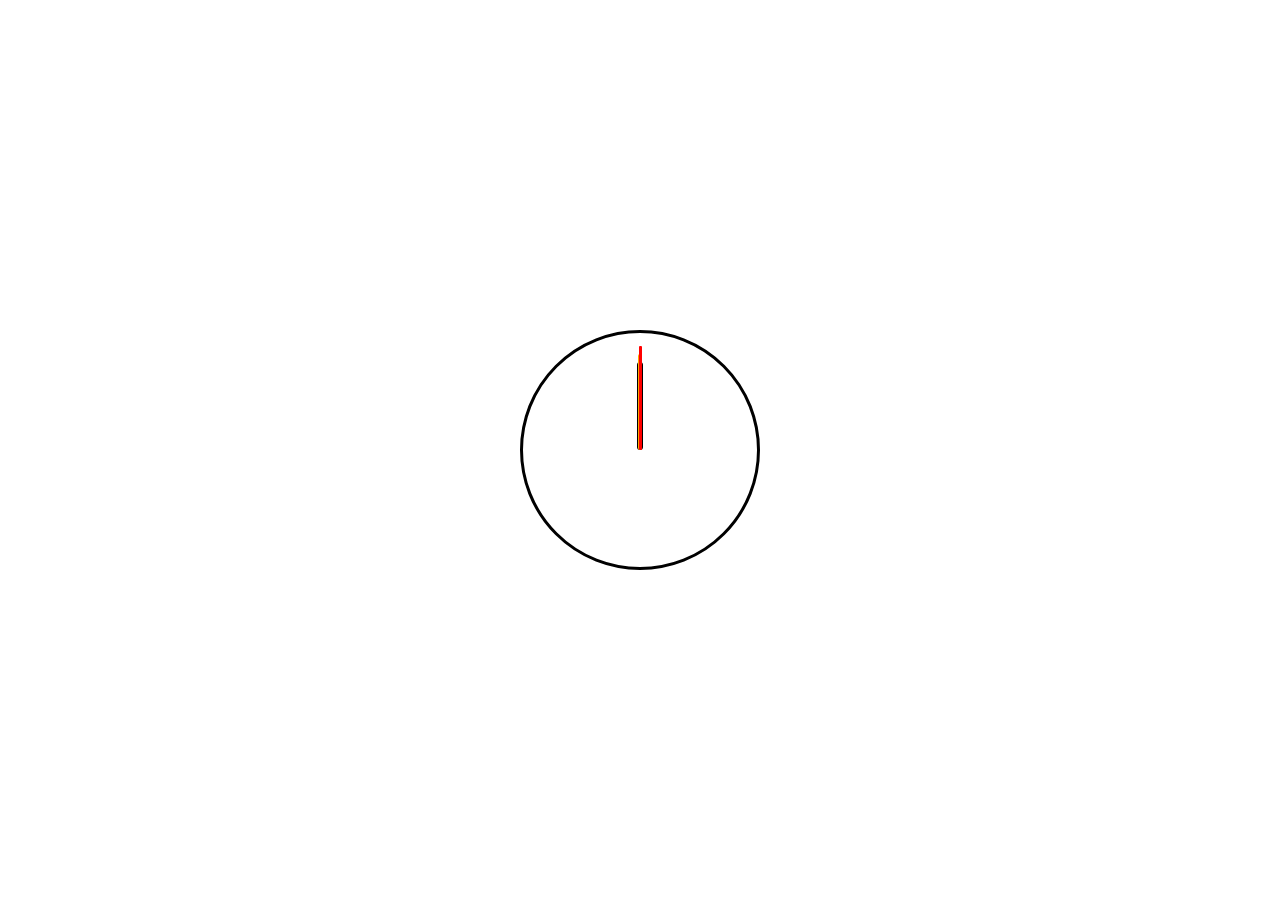
<file: analog-clock/index.html>
<!DOCTYPE html>
<html lang="en">

<head>
    <meta charset="UTF-8">
    <meta http-equiv="X-UA-Compatible" content="IE=edge">
    <meta name="viewport" content="width=device-width, initial-scale=1.0">
    <link rel="stylesheet" href="style.css">
    <title>analog clock</title>
</head>

<body>
    <div class="clock">
        <div class="hour"></div>
        <div class="minute"></div>
        <div class="second"></div>
    </div>
    <script src="app.js"></script>
</body>

</html>
</file>
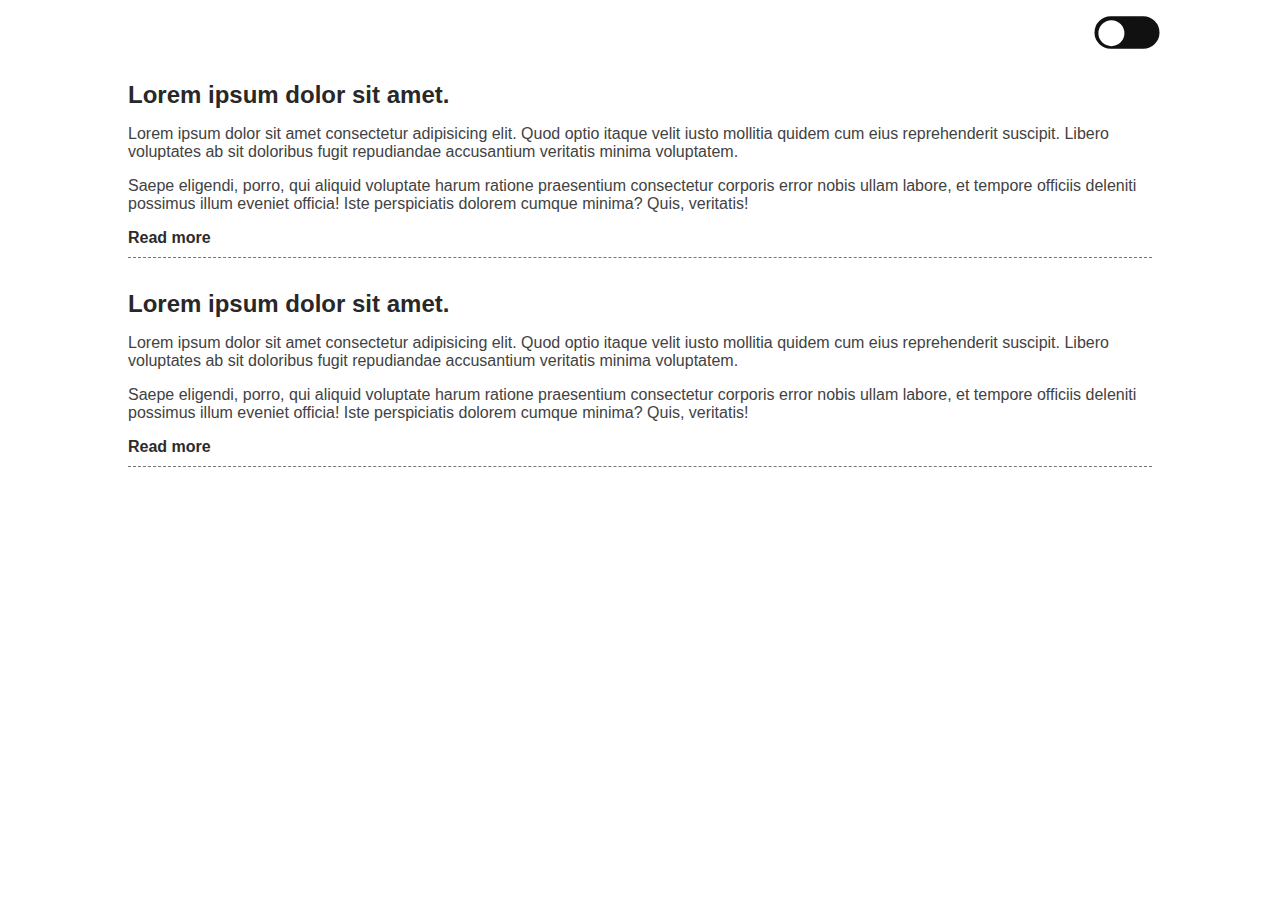
<file: theme-switch/index.html>
<!DOCTYPE html>
<html lang="en">

<head>
    <meta charset="UTF-8">
    <meta http-equiv="X-UA-Compatible" content="IE=edge">
    <meta name="viewport" content="width=device-width, initial-scale=1.0">
    <link rel="stylesheet" href="style.css">
    <link rel="stylesheet" href="https://cdnjs.cloudflare.com/ajax/libs/font-awesome/6.3.0/css/all.min.css"
        integrity="sha512-SzlrxWUlpfuzQ+pcUCosxcglQRNAq/DZjVsC0lE40xsADsfeQoEypE+enwcOiGjk/bSuGGKHEyjSoQ1zVisanQ=="
        crossorigin="anonymous" referrerpolicy="no-referrer" />
    <title>Theme switch exercise</title>
</head>

<body>
    <header>
        <nav>
            <div>
                <input type="checkbox" id="checkbox" class="checkbox" name="" id="">
                <label for="checkbox" class="label">
                    <i class="fas fa-moon"></i>
                    <i class="fas fa-sun"></i>
                    <div class="ball"></div>
                </label>
            </div>
        </nav>
    </header>
    <main>
        <article class="post">
            <h1>Lorem ipsum dolor sit amet.</h1>
            <p>Lorem ipsum dolor sit amet consectetur adipisicing elit. Quod optio itaque velit iusto mollitia quidem
                cum eius reprehenderit suscipit. Libero voluptates ab sit doloribus fugit repudiandae accusantium
                veritatis minima voluptatem.</p>
            <p>Saepe eligendi, porro, qui aliquid voluptate harum ratione praesentium consectetur corporis error nobis
                ullam labore, et tempore officiis deleniti possimus illum eveniet officia! Iste perspiciatis dolorem
                cumque minima? Quis, veritatis!</p>
            <a href="#">Read more</a>
        </article>
        <article class="post">
            <h1>Lorem ipsum dolor sit amet.</h1>
            <p>Lorem ipsum dolor sit amet consectetur adipisicing elit. Quod optio itaque velit iusto mollitia quidem
                cum eius reprehenderit suscipit. Libero voluptates ab sit doloribus fugit repudiandae accusantium
                veritatis minima voluptatem.</p>
            <p>Saepe eligendi, porro, qui aliquid voluptate harum ratione praesentium consectetur corporis error nobis
                ullam labore, et tempore officiis deleniti possimus illum eveniet officia! Iste perspiciatis dolorem
                cumque minima? Quis, veritatis!</p>
            <a href="#">Read more</a>
        </article>
    </main>
    <script src="app.js"></script>
</body>

</html>
</file>
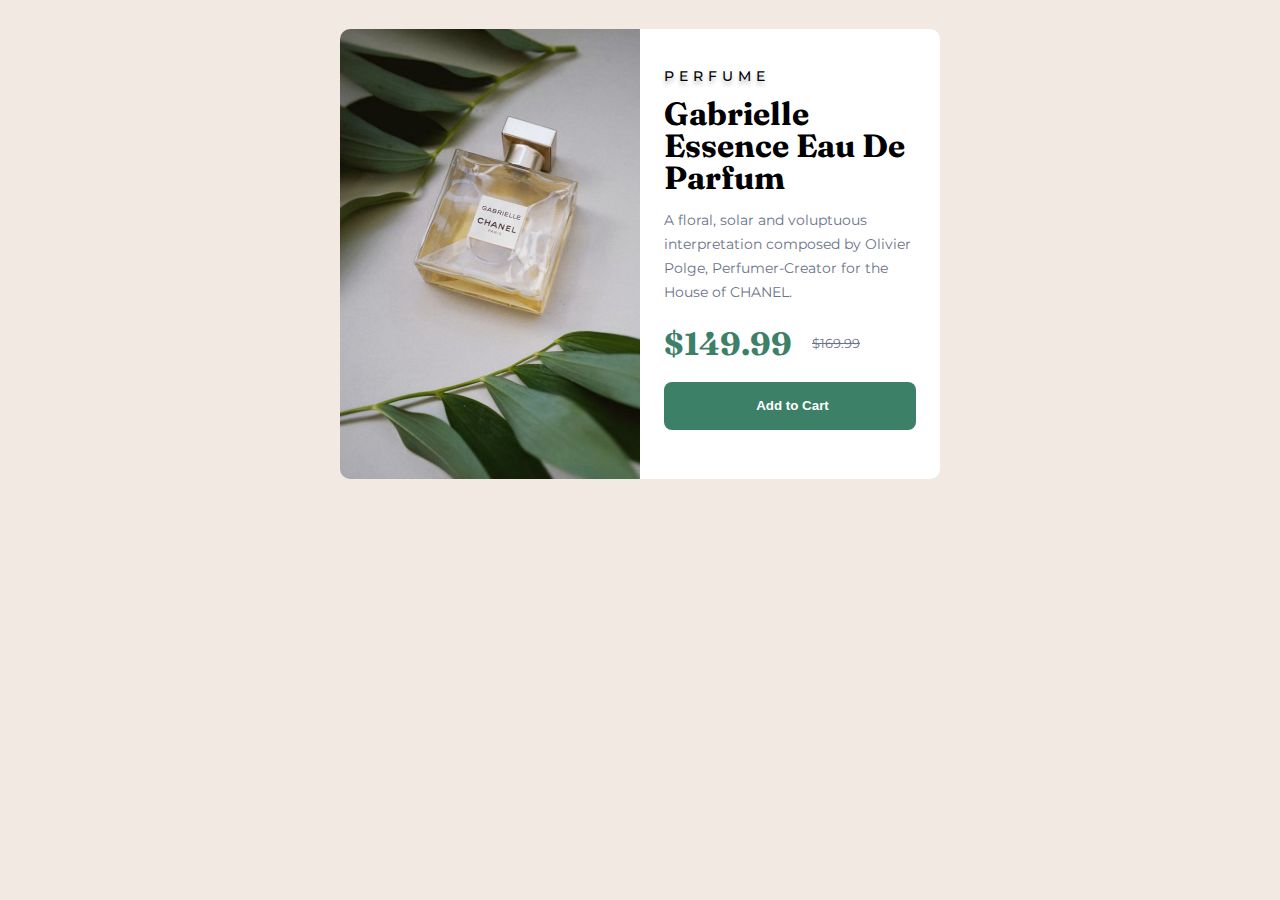
<file: frontend-mentor-projects/product-preview-card-component-main/index.html>
<!DOCTYPE html>
<html lang="en">

<head>
  <meta charset="UTF-8">
  <meta name="viewport" content="width=device-width, initial-scale=1.0">
  <!-- displays site properly based on user's device -->
  <link rel="stylesheet" href="style.css">
  <link rel="icon" type="image/png" sizes="32x32" href="./images/favicon-32x32.png">
  <link rel="stylesheet" href="https://cdnjs.cloudflare.com/ajax/libs/font-awesome/6.3.0/css/all.min.css"
    integrity="sha512-SzlrxWUlpfuzQ+pcUCosxcglQRNAq/DZjVsC0lE40xsADsfeQoEypE+enwcOiGjk/bSuGGKHEyjSoQ1zVisanQ=="
    crossorigin="anonymous" referrerpolicy="no-referrer" />
  <title>Frontend Mentor | Product preview card component</title>

  <!-- Feel free to remove these styles or customise in your own stylesheet 👍 -->
  <style>
    .attribution {
      font-size: 11px;
      text-align: center;
    }

    .attribution a {
      color: hsl(228, 45%, 44%);
    }
  </style>
</head>

<body>


  <main>
    <div class="image">

    </div>
    <div class="content">
      <p class="perfume">PERFUME</p>
      <h2 class="title">Gabrielle Essence Eau De Parfum</h2>
      <p class="description">
        A floral, solar and voluptuous interpretation composed by Olivier Polge,
        Perfumer-Creator for the House of CHANEL.
      </p>
      <div class="price">
        <span class="price__current">$149.99</span>
        <span class="price__old">$169.99</span>
      </div>
      <button class="add-to-cart">
        <i class="fa-solid fa-cart-shopping"></i>
        <span>
          Add to Cart
        </span>
      </button>
    </div>
  </main>

</body>

</html>
</file>
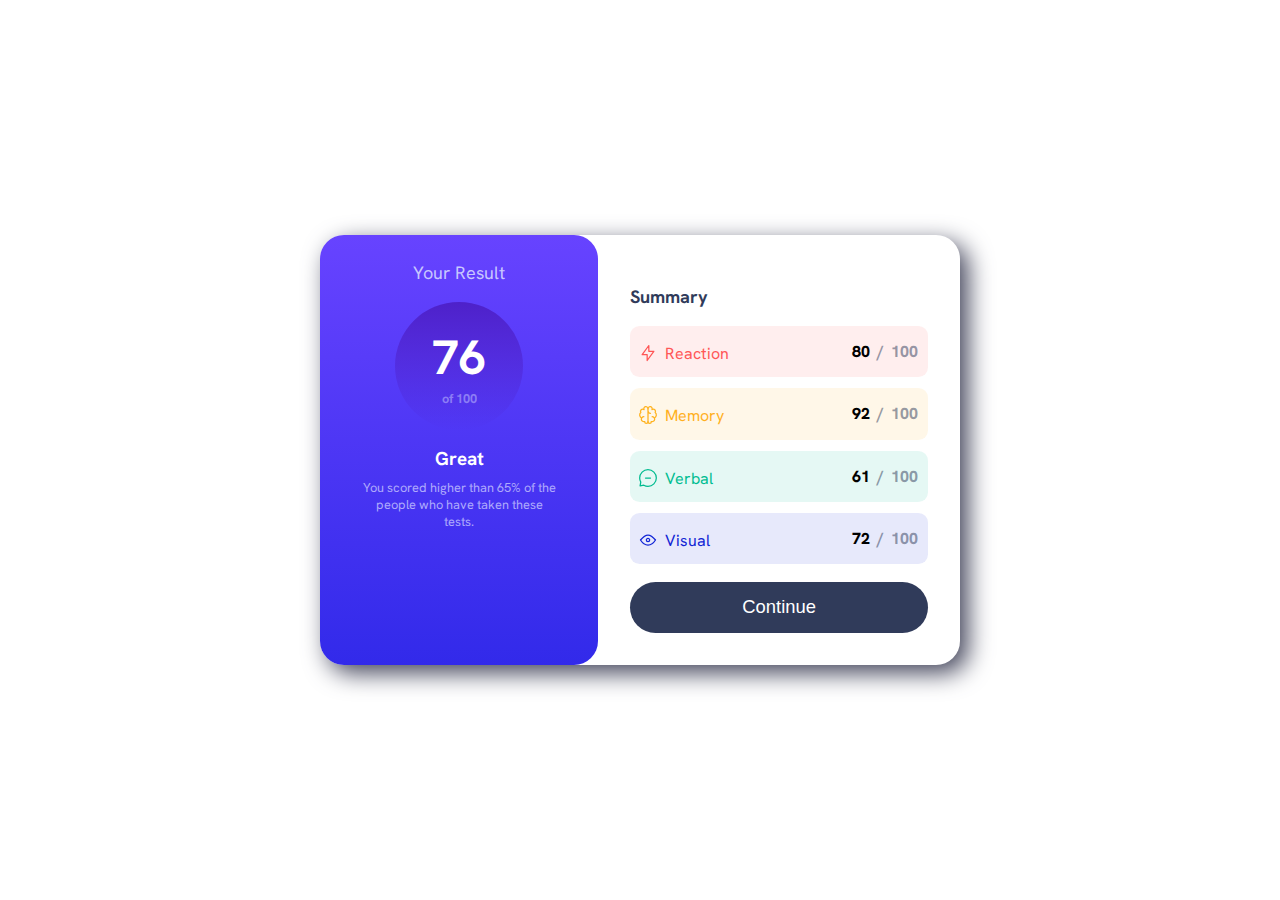
<file: frontend-mentor-projects/results-summary-component-main/index.html>
<!DOCTYPE html>
<html lang="en">

<head>
    <meta charset="UTF-8">
    <meta name="viewport" content="width=device-width, initial-scale=1.0">
    <!-- displays site properly based on user's device -->

    <link rel="icon" type="image/png" sizes="32x32" href="./assets/images/favicon-32x32.png">

    <title>Frontend Mentor | Results summary component</title>
    <link rel="stylesheet" href="style.css">
    <link rel="preconnect" href="https://fonts.googleapis.com">
    <link rel="preconnect" href="https://fonts.gstatic.com" crossorigin>
    <link href="https://fonts.googleapis.com/css2?family=Hanken+Grotesk:wght@500;700;800&display=swap" rel="stylesheet">

</head>

<body>

    <main>
        <div class="result">
            <p>Your Result</p>
            <div class="circle">
                <p class="sum">76</p>
                <p>of 100</p>
            </div>
            <h3>Great</h3>
            <p class="word-rating">
                You scored higher than 65% of the <br> people who have taken these tests.
            </p>
        </div>
        <div class="summary">
            <p>
                Summary
            </p>

            <div class="result-part reaction-part">
                <p>
                    <img class="icon" src="assets/images/icon-reaction.svg">
                    <span class="category reaction">Reaction</span>

                </p>
                <p class="points-earned">
                    <span>80</span>
                    <span>/</span>
                    <span>100</span>
                </p>
            </div>


            <div class="result-part memory-part">
                <p>
                    <img class="icon" src="assets/images/icon-memory.svg">
                    <span class="category memory">Memory</span>
                </p>
                <p class="points-earned">
                    <span>92</span>
                    <span>/</span>
                    <span>100</span>
                </p>
            </div>

            <div class="result-part verbal-part">
                <p>
                    <img class="icon" src="assets/images/icon-verbal.svg">
                    <span class="category verbal">Verbal</span>
                </p>
                <p class="points-earned">
                    <span>61</span>
                    <span>/</span>
                    <span>100</span>
                </p>
            </div>

            <div class="result-part visual-part">
                <p>
                    <img class="icon" src="assets/images/icon-visual.svg">
                    <span class="category visual">Visual</span>
                </p>
                <p class="points-earned">
                    <span>72</span>
                    <span>/</span>
                    <span>100</span>
                </p>
            </div>

            <button class="continue-button">
                Continue
            </button>
        </div>
    </main>

</body>

</html>
</file>
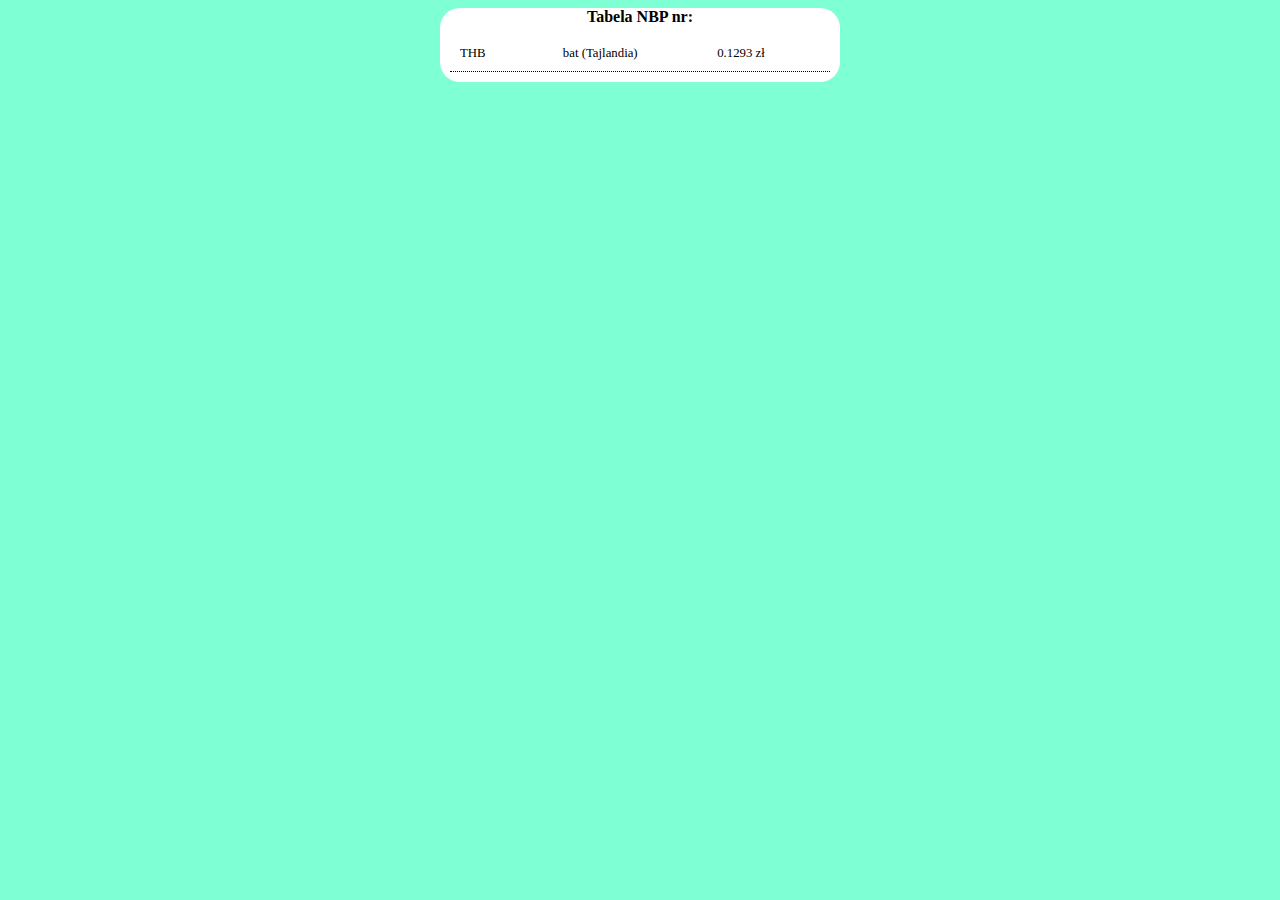
<file: NBP-table-from-APi.html>
<!DOCTYPE html>
<html lang="en">

<head>
    <meta charset="UTF-8">
    <meta http-equiv="X-UA-Compatible" content="IE=edge">
    <meta name="viewport" content="width=device-width, initial-scale=1.0">
    <title>Document</title>
    <style>
        body {
            background-color: aquamarine;
        }

        #header {
            font-weight: bold;
            text-align: center;
        }

        .mainContainer {
            margin: auto;
            display: flex;
            flex-direction: column;
            width: 400px;
            background-color: white;
            border-radius: 20px;

        }

        .tableRow {
            display: grid;
            grid-template-columns: 1fr 1.5fr 1fr;
            border-bottom: 1px dotted black;
            padding: 10px;
            margin: 10px;
        }

        .tableRow div {
            font-size: 0.8rem;
            display: block;
        }
    </style>
</head>

<body>
    <div class="mainContainer">
        <div id="header">Tabela NBP nr: <span id="tableNumber"></span></div>
        <div class="tableRow">
            <div class="currencyCode">THB</div>
            <div class="currencyName">bat (Tajlandia)</div>
            <div class="currencyValue">0.1293 zł</div>
        </div>
    </div>


    <script>
        async function startApp() {
            const apiUrl = "https://api.nbp.pl/api/exchangerates/tables/a?format=json";
            const response = await fetch(apiUrl);
            const data = await response.json();
            processData(data[0]);
        }

        const processData = (data) => {
            generateHeader(data.no);
            generateTable(data.rates);
        };

        const generateTable = (rates) => {
            console.log(rates);
            const mainContainer = document.querySelector(".mainContainer");
            rates.forEach((el) => {
                mainContainer.appendChild(createTableRowElement(el));
            });
        };

        const createTableRowElement = ({ code, currency, mid }) => {
            console.log(code)
            const tableRow = document.createElement("div");
            tableRow.classList.add("tableRow");

            const currencyCode = document.createElement("div");
            currencyCode.classList.add("currencyCode");
            currencyCode.innerHTML = code;
            tableRow.appendChild(currencyCode);

            const currencyName = document.createElement("div");
            currencyName.classList.add("currencyName");
            currencyName.innerHTML = currency;
            tableRow.appendChild(currencyName);

            const currencyValue = document.createElement("div");
            currencyValue.classList.add("currencyValue");
            currencyValue.innerHTML = mid + " zł";
            tableRow.appendChild(currencyValue);

            return tableRow;
        };

        const generateHeader = (tableNumber) => {
            document.getElementById("tableNumber").innerHTML = tableNumber;
        };

        startApp();

    </script>
</body>

</html>
</file>
<file: analog-clock/style.css>
*{
    box-sizing: border-box;
}
body{
    margin: 0;
    padding: 0;
    display: flex;
    height: 100vh;
    justify-content: center;
    align-items: center;
    background-color: white;
    font-size: 1rem;
}

.clock{
    display: flex;
    justify-content: center;
    align-items: center;
    height: 15rem;
    width: 15rem;
    background-color: white;
    border-radius: 50%;
    border: 3px solid black;
}

.hour, .minute, .second {
    justify-content: center;
    position: absolute;
    display: flex;
}

.hour{
    height: 11rem;
    width: 11rem;
}

.hour::before{
    content: "";
    height: 50%;
    width: 6px;
    border-radius: 3px;
    background-color: black;
}

.minute {
    height: 12rem;
    width: 12rem;
}

.minute::before {
    content: "";
    height: 50%;
    width: 4px;
    border-radius: 2px;
    background-color: orange;
}


.second {
    height: 13rem;
    width: 13rem;
}

.second::before {
    content: "";
    height: 50%;
    width: 3px;
    border-radius: 1px;
    background-color: red;
}
</file>
<file: theme-switch/style.css>
* {
    box-sizing: border-box;
}

:root{
    --primary-color: #2b2b2b;
    --secondary-color: #777;
    --bg-color: #fff;
    --font-color: #424242;
    --heading-color: #282828;
}

[data-theme="dark"]{
    --primary-color: #d9d9d9;
    --secondary-color: #818181;
    --bg-color: #151515;
    --font-color: #e1e1e1;
    --heading-color: #777;
}

body{
    font-family: Verdana, Geneva, Tahoma, sans-serif;
    background-color: var(--bg-color);
    color: var(--font-color);
    max-width: 80%;
    margin: 0 auto;
    font-size: 1rem;
}

nav{
    display: flex;
    justify-content: flex-end;
    padding: 20px 0;
}

h1{
    color: var(--heading-color);
    font-size: 1.5rem;
    margin-bottom: 1rem;
}

a{
    color: var(--primary-color);
    text-decoration: none;
    font-weight: bold;
}

a:hover{
    color: var(--secondary-color);
}

.post{
    margin-bottom: 2rem;
    border-bottom: 1px dashed var(--secondary-color);
    padding-bottom: 10px;
}

.checkbox{
    position: absolute;
}

.label{
    position: relative;
    display: flex;
    align-items: center;
    justify-content: space-between;
    width: 50px;
    height: 25px;
    padding: 5px;
    border-radius: 50px;
    background-color: #111;
    transform: scale(1.3);
}

.ball{
    position: absolute;
    left: 3px;
    width: 20px;
    height: 20px;
    border-radius: 50%;
    background-color: white;
    transition: transform 0.15s linear;
}

#checkbox:checked + .label .ball {
    background-color: #000;
    transform: translateX(24px);
}

#checkbox:checked + .label {
    background-color: #878787;
}

.label .fa-moon{
    color: orange;
}

.label .fa-sun {
    color: yellow;
}
</file>
<file: frontend-mentor-projects/product-preview-card-component-main/style.css>
@import url('https://fonts.googleapis.com/css2?family=Fraunces:opsz,wght@9..144,700&family=Montserrat:wght@500;700&display=swap');

:root{
    --dark-cyan: hsl(158, 36%, 37%);
    --cream: #F2EAE2;
    --very-dark-blue: hsl(212, 21%, 14%);
    --dark-grayish-blue: hsl(228, 12%, 48%);
}

*{
    box-sizing: border-box;
}

body{
    font-family: 'Montserrat';
    margin: 0;
    padding: 0;
    background-color: var(--cream);
    display: flex;
    justify-content: center;
    align-items: center;
}

p{
    font-size: 0.875rem;
}


main{
    display: grid;
    grid-template-rows: 4fr 6fr;
    background-color: white;
    margin: 1.8rem  1rem;
    border-radius: 10px;
}

.image{
    border-radius: 10px 10px 0 0;
    width: 100%;
    background: url("images/image-product-mobile.jpg");
    background-size: cover;
}

.content{
    padding: 1.5rem;
    display: flex;
    flex-direction: column;
}

.perfume{
    font-weight: 500;
    letter-spacing: 5px;
    text-shadow: 0px 4px 4px rgba(0,0,0,0.25);
    margin-bottom: 0.8rem;
}

.title{
    font-size: 2rem;
    line-height: 2rem;
    font-weight: 700;
    font-family: "Fraunces";
    margin: 0;
    padding: 0;
}

.description {
    color: var(--dark-grayish-blue);
    line-height: 1.5rem;
    margin-bottom: 1.5rem;
}

.price__current{
    font-family: "Fraunces";
    font-weight: 700;
    color: var(--dark-cyan);
    font-size: 2rem;
    line-height: 2rem;
    vertical-align: middle;
}

.price__old{
    text-decoration: line-through;
    font-size: 0.8em;
    vertical-align: middle;
    display: inline-block;
    margin-left: 1rem;
    color: var(--dark-grayish-blue);
}

.price{
    margin-bottom: 1.4rem;
}

.add-to-cart{
    color: white;
    background-color: var(--dark-cyan);
    height: 3rem;
    border: none;
    outline: none;
    border-radius: 8px;
    font-weight: 700;
}

.add-to-cart span {
    display: inline-block;
    margin-left: 5px;
}

.add-to-cart:active{
    box-shadow: 0px 4px 4px 0px rgba(0,0,0,0.25);
    background-color: #1A4032;
}

@media screen and (min-width: 750px) {
    main{
        grid-template-columns: 1fr 1fr;
        grid-template-rows: none;
        width: 600px;
        height: 450px;
        padding: 0;
    }

    .image{
        background: url("images/image-product-desktop.jpg");
        background-size: cover;
        height: 100%;
        margin-bottom: 0;
        border-radius: 10px 0 0 10px;
    }
    .content{
        height: 100%;
        margin-bottom: 0;
    }
}
</file>
<file: frontend-mentor-projects/results-summary-component-main/style.css>
:root{
    --light-red: hsl(0, 100%, 67%);
    --orangey-yellow: hsl(39, 100%, 56%);
    --green-teal: hsl(166, 100%, 37%);
    --cobalt-blue: hsl(234, 85%, 45%);

    /* background */
    --light-slate-blue: hsl(252, 100%, 67%);
    --light-royale-blue: hsl(241, 81%, 54%);

    /* circle */
    --violet-blue: hsla(256, 72%, 46%, 1);
    --persian-blue: hsla(241, 72%, 46%, 0);

    /* fonts */
    --white: hsl(0, 0%, 100%);
    --pale-blue: hsl(221, 100%, 96%);
    --light-lavender: hsl(241, 100%, 89%);
    --dark-gray-blue: hsl(224, 30%, 27%);

}

*{
    box-sizing: border-box;
}

p{
    font-size: 18px;
}

body{
    font-family: 'Hanken Grotesk', sans-serif;
    margin: 0;
    padding: 0;
}

main{
    width: 100vw;
    display: grid;
    grid-template-columns: 1fr;
}

.result{
    padding-top: 0.5rem;
    height: 20rem;
    width: 100%;
    background: linear-gradient(#6743ff, #322aea);
    border-bottom-left-radius: 3rem;
    border-bottom-right-radius: 3rem;
}

.result p {
    text-align: center;
    color: var(--light-lavender);
}

.circle{
    margin: 0 auto;
    display: flex;
    flex-direction: column;
    width: 8rem;
    height: 8rem;
    border-radius: 50%;
    background: linear-gradient(var(--violet-blue), var(--persian-blue));
}

.circle .sum {
    color: var(--white);
    margin: 1.5rem;
    padding: 0;
    height: 1rem;
    font-size: 3rem;
    font-weight: 700;
    opacity: 1;
}

.circle p{
    color: var(--light-lavender);
    opacity: 0.5;
    font-size: 0.8rem;
    margin-top: 1.5rem;
    font-weight: bold;
}

.result h3{
    display: block;
    color: var(--white);
    text-align: center;
    margin-top: 1rem;
    margin-bottom: 0;
}

.word-rating{
    margin-top: 0.5rem;
    font-size: 0.8rem;
    width: 70%;
    margin-left: auto;
    margin-right: auto;
    color: var(--light-lavender);
    opacity: 0.8;
}

.summary{
    width: 80%;
    margin: 0 auto;
}

.summary > p{
    color: var(--dark-gray-blue);
    font-weight: bolder;
}

.result-part{
    height: 3.2rem;
    border-radius: 0.6rem;
    margin-bottom: 0.7rem;
    display: flex;
    align-items: center;
}


.result-part p{
    vertical-align: middle;
    opacity: 1;
    font-size: 1rem;
    width: 50%;
    padding: 1rem 0.5rem;
    margin: 0;
}


.points-earned {
    text-align: end;
    display: inline-block;
}

.points-earned span{
    margin: 0 0.1rem;
    font-weight: 800;
}

.points-earned span:nth-child(2),  .points-earned span:nth-child(3){
    color: hsla(224, 30%, 27%, 50%);
}

.category{
    margin-left: 0.2rem;
}


.icon{
    position: relative;
    top: 0.25rem;
}

.reaction {
    color: var(--light-red);
}

.reaction-part{
    background: hsla(0, 100%, 67%, 10%);
}
.memory-part {
    background-color: hsla(39, 100%, 56%, 10%);
}

.memory {
    color: var(--orangey-yellow);
}

.verbal-part{
    background-color: hsla(166, 100%, 37%,10%);
}
.verbal{
    color: var(--green-teal);
}

.visual-part {
    background-color: hsla(234, 85%, 45%, 10%);
}

.visual {
    color: var(--cobalt-blue);
}

.continue-button{
    width: 100%;
    border: none;
    outline: none;
    height: 3.2rem;
    border-radius: 2rem;
    background-color: var(--dark-gray-blue);
    color: white;
    font-size: 1.15rem;
    margin-top: 0.4rem;
}

@media only screen and (min-width: 800px){
    main{
        grid-template-columns: 1fr 1.3fr;
        width: 50%;
        box-shadow: 8px 8px 24px 0px rgba(66, 68, 90, 1);
        border-radius: 1.5rem;
    }
    body{
        height: 100vh;
        display: flex;
        align-items: center;
        justify-content: center;
    }
    .result{
        height: 100%;
        border-radius: 1.5rem;
    }
    .summary{
       padding: 2rem;
       width: 100%;
    }

}
</file>
